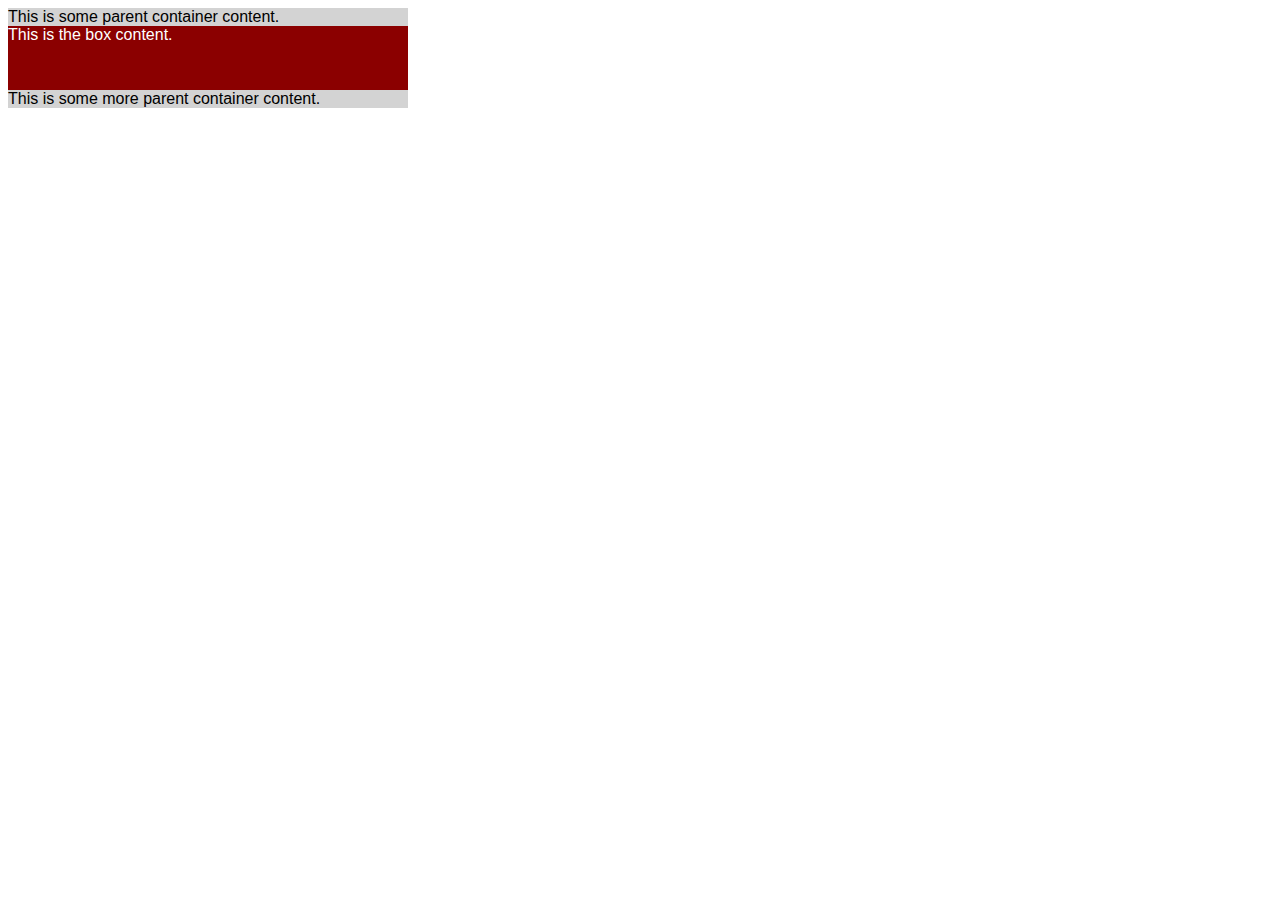
<file: in-lab-advanced-examples/puinote-lab01/example-box-model/index.html>
<html>
  <head>
    <link rel="stylesheet" href="./style.css" type="text/css" />
  </head>
  <body>
    <div id="parent">
      This is some parent container content.
      <div id="box">This is the box content.</div>
      This is some more parent container content.
    </div>
  </body>
</html>
</file>
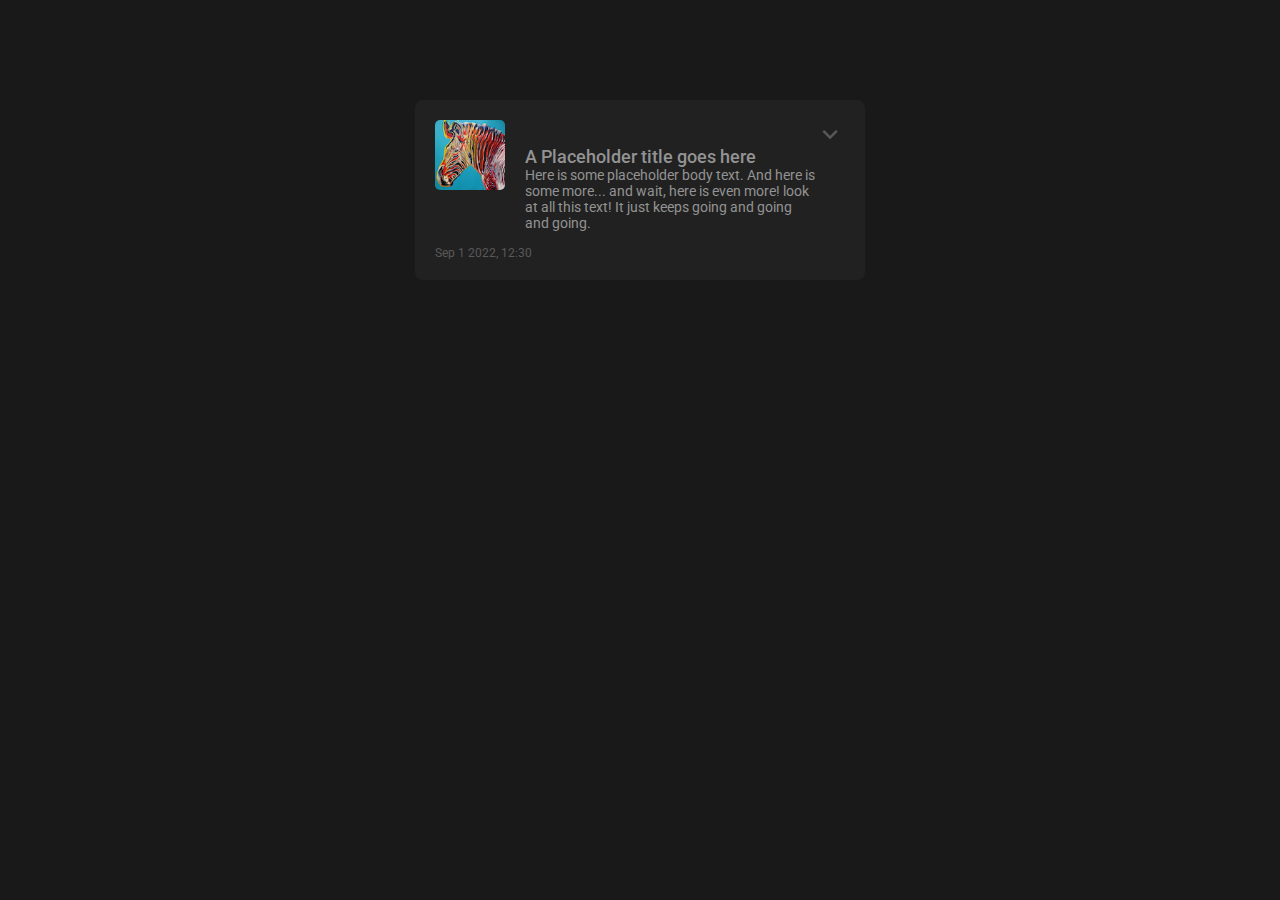
<file: in-lab-advanced-examples/puinote-lab01/puinote-end/index.html>
<!DOCTYPE html>

<html>

  <head>
    <title>PUI-NOTE Exercise 1</title>    
    
    <!-- Our application uses the fonts "Roboto" and "Roboto Mono". These are
    not installed on every computer, so we link to them (from Google Fonts)
    in the section below. -->
    <link rel="preconnect" href="https://fonts.googleapis.com">
    <link rel="preconnect" href="https://fonts.gstatic.com" crossorigin>
    <link href="https://fonts.googleapis.com/css2?family=Roboto+Mono:ital,wght@1,100;1,200&display=swap"
      rel="stylesheet">
    <link href="https://fonts.googleapis.com/css2?family=Roboto:wght@100;300;400;500;700;900&display=swap"
      rel="stylesheet">
    <link rel="stylesheet" href="https://fonts.googleapis.com/css2?family=Material+Symbols+Outlined:opsz,wght,FILL,GRAD@48,400,0,0" />
  
    <link rel="stylesheet" href="css/style.css"
  </head>


  <body>
    <div class="notecard">
      <div class="notecard-left">
        <div class="notecard-main-content">
          <img class="notecard-thumbnail" src="assets/warhol-zebra.png" />
          <div class="notecard-text">
            <div class="note-title">
              A Placeholder title goes here
            </div>
            <div class="note-body">
              Here is some placeholder body text. And here is some more...  and wait, here is even more! look at all this text! It just
              keeps going and going and going.
            </div>
          </div>
        </div>

        <div class="notecard-footer">
          Sep 1 2022, 12:30
        </div>
      </div>
      <div class="notecard-right">
        <div class="icon icon-expand material-symbols-outlined">
          expand_more
        </div>
        <div class="icon icon-collapse material-symbols-outlined">
          expand_less
        </div>
      </div>

    </div>
  </body>

</html>
</file>
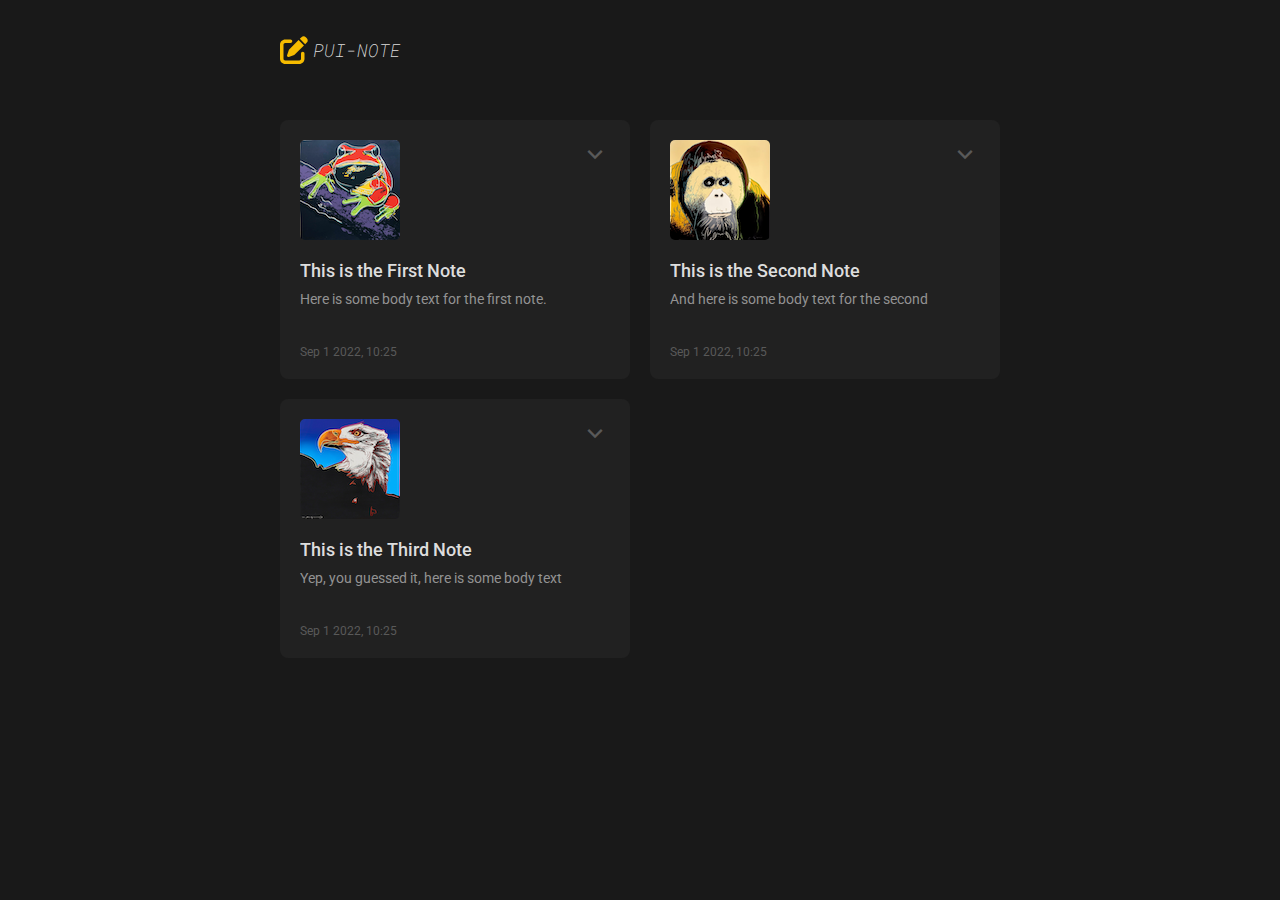
<file: in-lab-advanced-examples/puinote-lab02/puinote-end/index.html>
<!-- TODO: add comments -->
<!DOCTYPE html>

<!-- TODO: add comments -->
<html>

  <!-- TODO: add comments -->
  <head>
    <!-- TODO: add comments -->
    <meta name="viewport" content="width=device-width, initial-scale=1">

    <!-- Our application uses the fonts "Roboto" and "Roboto Mono". These are
      not installed on every computer, so we link to them (from Google Fonts)
      in the section below. -->
    <link rel="preconnect" href="https://fonts.googleapis.com">
    <link rel="preconnect" href="https://fonts.gstatic.com" crossorigin>
    <link href="https://fonts.googleapis.com/css2?family=Roboto+Mono:ital,wght@1,100;1,200&display=swap"
      rel="stylesheet">
    <link href="https://fonts.googleapis.com/css2?family=Roboto:wght@100;300;400;500;700;900&display=swap"
      rel="stylesheet">

    <!-- TODO: add comments -->
    <link rel="stylesheet" href="https://fonts.googleapis.com/css2?family=Material+Symbols+Outlined:opsz,wght,FILL,GRAD@48,400,0,0" />

    <!-- We always include our stylesheets last (after the Google Fonts, for
      instance), that way it takes precedence. If there are any conflicts, the
      browser will refer to the most recently loaded stylesheet. -->
    <link rel="stylesheet" href="css/base.css">
    <link rel="stylesheet" href="css/notecard.css">
    <link rel="stylesheet" href="css/editor.css">

    <script defer src="js/app.js"></script>
  </head>


  <!-- TODO: add comments -->
  <body>

    <!-- TODO: add comments -->
    <div id="container">

      <!-- TODO: add comments -->
      <header>
        <img id="logo-img" src="assets/pen-to-square-solid.svg" />
        <h1> PUI-NOTE </h1>
      </header>


      <!-- TODO: add comments -->
      <div id="notecard-list">

      <!-- TODO: add comments -->
        <div class="notecard" id="notecard-one">
          
          <!-- TODO: add comments -->
          <div class="notecard-left">
            
            <!-- TODO: add comments -->
            <div class="notecard-main-content">
              <img class="notecard-thumbnail" src="assets/warhol-zebra.png"/>
              <div class="notecard-text">
                <div class="note-title-container">
                  <div class="note-title">
                    Placeholder Title
                  </div>
                </div>
                <div class="note-body">
                  Here is some placeholder body text.
                </div>
              </div>
            </div>

              <!-- TODO: add comments -->
            <div class="notecard-footer">
              Aug 8 2022, 11:09
            </div>

          </div> <!-- END notecard-left -->


            <!-- TODO: add comments -->
          <div class="notecard-right">

              <!-- TODO: add comments -->
            <div class="icon icon-expand material-symbols-outlined">
              expand_more
            </div>
            <div class="icon icon-collapse material-symbols-outlined">
              expand_less
            </div>

              <!-- TODO: add comments -->
            <div class="toolbar">
              <div class="material-symbols-outlined icon icon-edit">
                edit
              </div>
              <div class="material-symbols-outlined icon icon-delete">
                delete
              </div>
            </div>
          </div> <!-- END notecard-right -->


        </div> <!-- END notecard -->
        <div class="notecard" id="notecard-two">
          
          <!-- TODO: add comments -->
          <div class="notecard-left">
            
            <!-- TODO: add comments -->
            <div class="notecard-main-content">
              <img class="notecard-thumbnail" src="assets/warhol-zebra.png"/>
              <div class="notecard-text">
                <div class="note-title-container">
                  <div class="note-title">
                    Placeholder Title
                  </div>
                </div>
                <div class="note-body">
                  Here is some placeholder body text.
                </div>
              </div>
            </div>

              <!-- TODO: add comments -->
            <div class="notecard-footer">
              Aug 8 2022, 11:09
            </div>

          </div> <!-- END notecard-left -->


            <!-- TODO: add comments -->
          <div class="notecard-right">

              <!-- TODO: add comments -->
            <div class="icon icon-expand material-symbols-outlined">
              expand_more
            </div>
            <div class="icon icon-collapse material-symbols-outlined">
              expand_less
            </div>

              <!-- TODO: add comments -->
            <div class="toolbar">
              <div class="material-symbols-outlined icon icon-edit">
                edit
              </div>
              <div class="material-symbols-outlined icon icon-delete">
                delete
              </div>
            </div>
          </div> <!-- END notecard-right -->


        </div> <!-- END notecard -->
        <div class="notecard" id="notecard-three">
          
          <!-- TODO: add comments -->
          <div class="notecard-left">
            
            <!-- TODO: add comments -->
            <div class="notecard-main-content">
              <img class="notecard-thumbnail" src="assets/warhol-zebra.png"/>
              <div class="notecard-text">
                <div class="note-title-container">
                  <div class="note-title">
                    Placeholder Title
                  </div>
                </div>
                <div class="note-body">
                  Here is some placeholder body text.
                </div>
              </div>
            </div>

              <!-- TODO: add comments -->
            <div class="notecard-footer">
              Aug 8 2022, 11:09
            </div>

          </div> <!-- END notecard-left -->


            <!-- TODO: add comments -->
          <div class="notecard-right">

              <!-- TODO: add comments -->
            <div class="icon icon-expand material-symbols-outlined">
              expand_more
            </div>
            <div class="icon icon-collapse material-symbols-outlined">
              expand_less
            </div>

              <!-- TODO: add comments -->
            <div class="toolbar">
              <div class="material-symbols-outlined icon icon-edit">
                edit
              </div>
              <div class="material-symbols-outlined icon icon-delete">
                delete
              </div>
            </div>
          </div> <!-- END notecard-right -->


        </div> <!-- END notecard -->

      </div> <!-- END notecard-list -->


      <!-- TODO: add comments -->
      <div id="note-editor">
        
        <!-- TODO: add comments -->
        <div id="btn-new-note">
          EDIT NOTE
        </div>

        <!-- TODO: add comments -->
        <div class="note-editor-contents">

          <!-- TODO: add comments -->
          <div class="note-editor-left">

            <!-- TODO: add comments -->

            <!-- TODO: add comments -->
            <form>
              <input id="note-editor-title" placeholder="Title of Your Note..."
                name="dummy" maxlength="50"></input>
              <textarea id="note-editor-body" placeholder="Body of Your Note..."
                rows="15" maxlength="1000"></textarea>
            </form>

          </div>

          <!-- TODO: add comments -->
          <div class="note-editor-right">
            <div class="material-symbols-outlined icon icon-done">
              done
            </div>
          </div>

        </div> <!-- END note-editor-contents -->

      </div> <!-- END note-editor -->


    </div> <!-- END container -->


  </body>
</html>
</file>
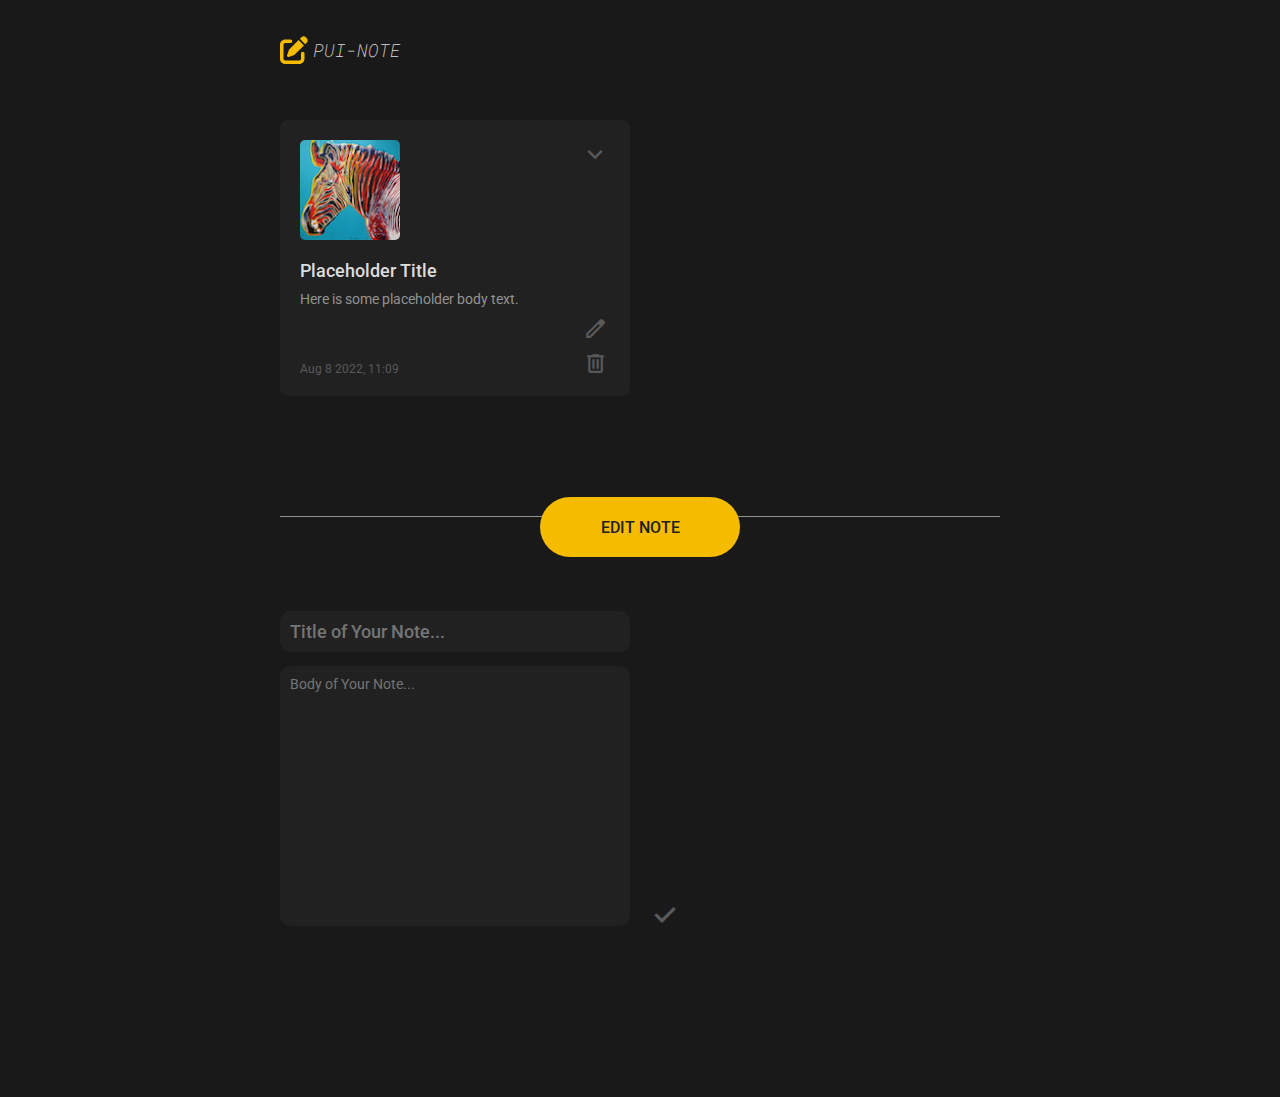
<file: in-lab-advanced-examples/puinote-lab02/puinote-start/index.html>
<!-- TODO: add comments -->
<!DOCTYPE html>

<!-- TODO: add comments -->
<html>

  <!-- TODO: add comments -->
  <head>
    <!-- TODO: add comments -->
    <meta name="viewport" content="width=device-width, initial-scale=1">

    <!-- Our application uses the fonts "Roboto" and "Roboto Mono". These are
      not installed on every computer, so we link to them (from Google Fonts)
      in the section below. -->
    <link rel="preconnect" href="https://fonts.googleapis.com">
    <link rel="preconnect" href="https://fonts.gstatic.com" crossorigin>
    <link href="https://fonts.googleapis.com/css2?family=Roboto+Mono:ital,wght@1,100;1,200&display=swap"
      rel="stylesheet">
    <link href="https://fonts.googleapis.com/css2?family=Roboto:wght@100;300;400;500;700;900&display=swap"
      rel="stylesheet">

    <!-- TODO: add comments -->
    <link rel="stylesheet" href="https://fonts.googleapis.com/css2?family=Material+Symbols+Outlined:opsz,wght,FILL,GRAD@48,400,0,0" />

    <!-- We always include our stylesheets last (after the Google Fonts, for
      instance), that way it takes precedence. If there are any conflicts, the
      browser will refer to the most recently loaded stylesheet. -->
    <link rel="stylesheet" href="css/base.css">
    <link rel="stylesheet" href="css/notecard.css">
    <link rel="stylesheet" href="css/editor.css">

  </head>


  <!-- TODO: add comments -->
  <body>

    <!-- TODO: add comments -->
    <div id="container">

      <!-- TODO: add comments -->
      <header>
        <img id="logo-img" src="assets/pen-to-square-solid.svg" />
        <h1> PUI-NOTE </h1>
      </header>


      <!-- TODO: add comments -->
      <div id="notecard-list">

      <!-- TODO: add comments -->
        <div class="notecard expanded" id="notecard-one">
          
          <!-- TODO: add comments -->
          <div class="notecard-left">
            
            <!-- TODO: add comments -->
            <div class="notecard-main-content">
              <img class="notecard-thumbnail" src="assets/warhol-zebra.png"/>
              <div class="notecard-text">
                <div class="note-title-container">
                  <div class="note-title">
                    Placeholder Title
                  </div>
                </div>
                <div class="note-body">
                  Here is some placeholder body text.
                </div>
              </div>
            </div>

              <!-- TODO: add comments -->
            <div class="notecard-footer">
              Aug 8 2022, 11:09
            </div>

          </div> <!-- END notecard-left -->


            <!-- TODO: add comments -->
          <div class="notecard-right">

              <!-- TODO: add comments -->
            <div class="icon icon-expand material-symbols-outlined">
              expand_more
            </div>
            <div class="icon icon-collapse material-symbols-outlined">
              expand_less
            </div>

              <!-- TODO: add comments -->
            <div class="toolbar">
              <div class="material-symbols-outlined icon icon-edit">
                edit
              </div>
              <div class="material-symbols-outlined icon icon-delete">
                delete
              </div>
            </div>
          </div> <!-- END notecard-right -->


        </div> <!-- END notecard -->


      </div> <!-- END notecard-list -->


      <!-- TODO: add comments -->
      <div id="note-editor" class="edit-mode">
        
        <!-- TODO: add comments -->
        <div id="btn-new-note">
          EDIT NOTE
        </div>

        <!-- TODO: add comments -->
        <div class="note-editor-contents">

          <!-- TODO: add comments -->
          <div class="note-editor-left">

            <!-- TODO: add comments -->

            <!-- TODO: add comments -->
            <form>
              <input id="note-editor-title" placeholder="Title of Your Note..."
                name="dummy" maxlength="50"></input>
              <textarea id="note-editor-body" placeholder="Body of Your Note..."
                rows="15" maxlength="1000"></textarea>
            </form>

          </div>

          <!-- TODO: add comments -->
          <div class="note-editor-right">
            <div class="material-symbols-outlined icon icon-done">
              done
            </div>
          </div>

        </div> <!-- END note-editor-contents -->

      </div> <!-- END note-editor -->


    </div> <!-- END container -->


  </body>
</html>
</file>
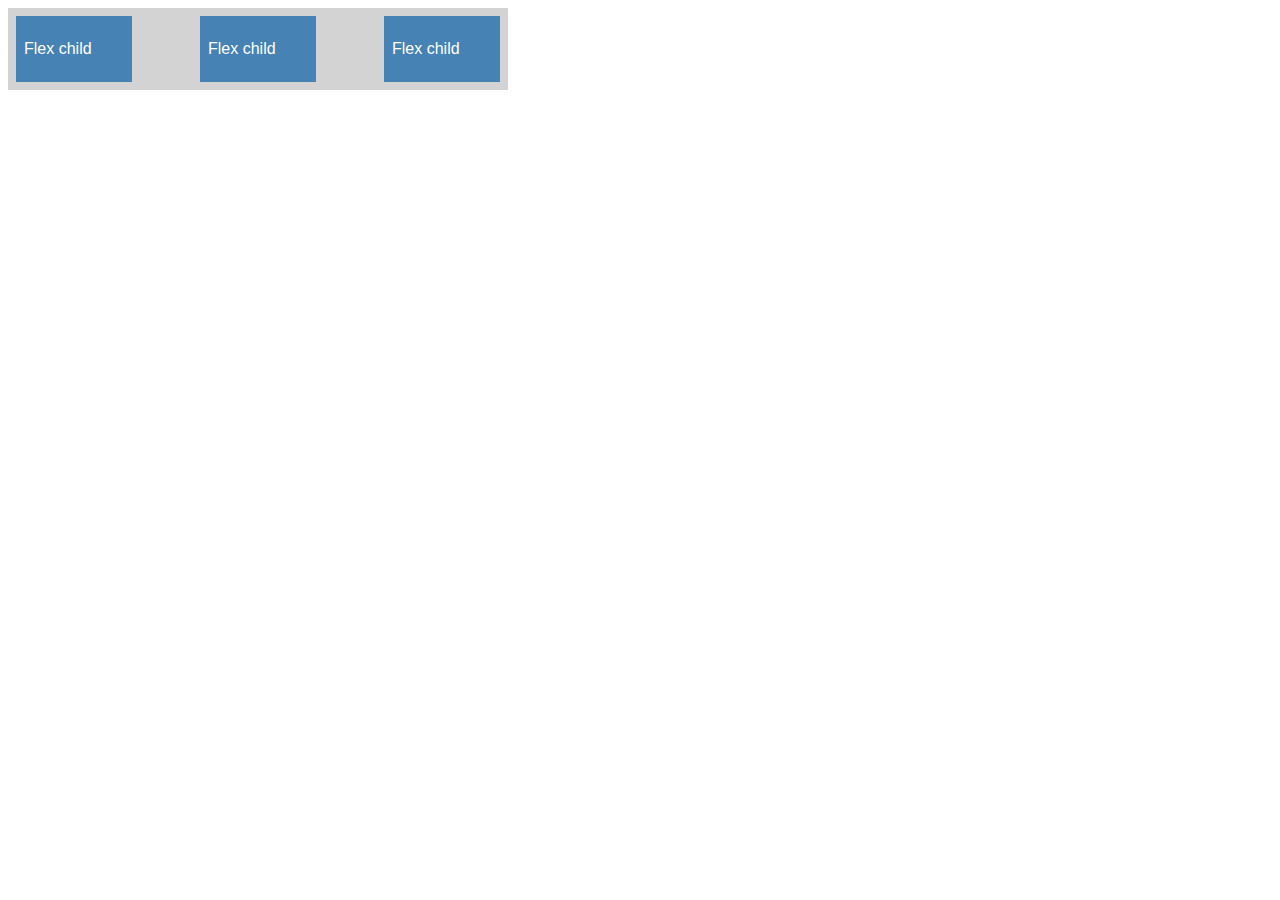
<file: in-lab-examples/puinote-lab02/example-flexbox-intro/index.html>
<html>
  <head>
    <link rel="stylesheet" href="./style.css" type="text/css" />
    <link rel="stylesheet" href="./style_solution.css" type="text/css" />
  </head>
  <body>
    <div class="row">
      <div>
        <p>Flex child</p>
      </div>
      <div>
        <p>Flex child</p>
      </div>
      <div>
        <p>Flex child</p>
      </div>
    </div>
  </body>
</html>
</file>
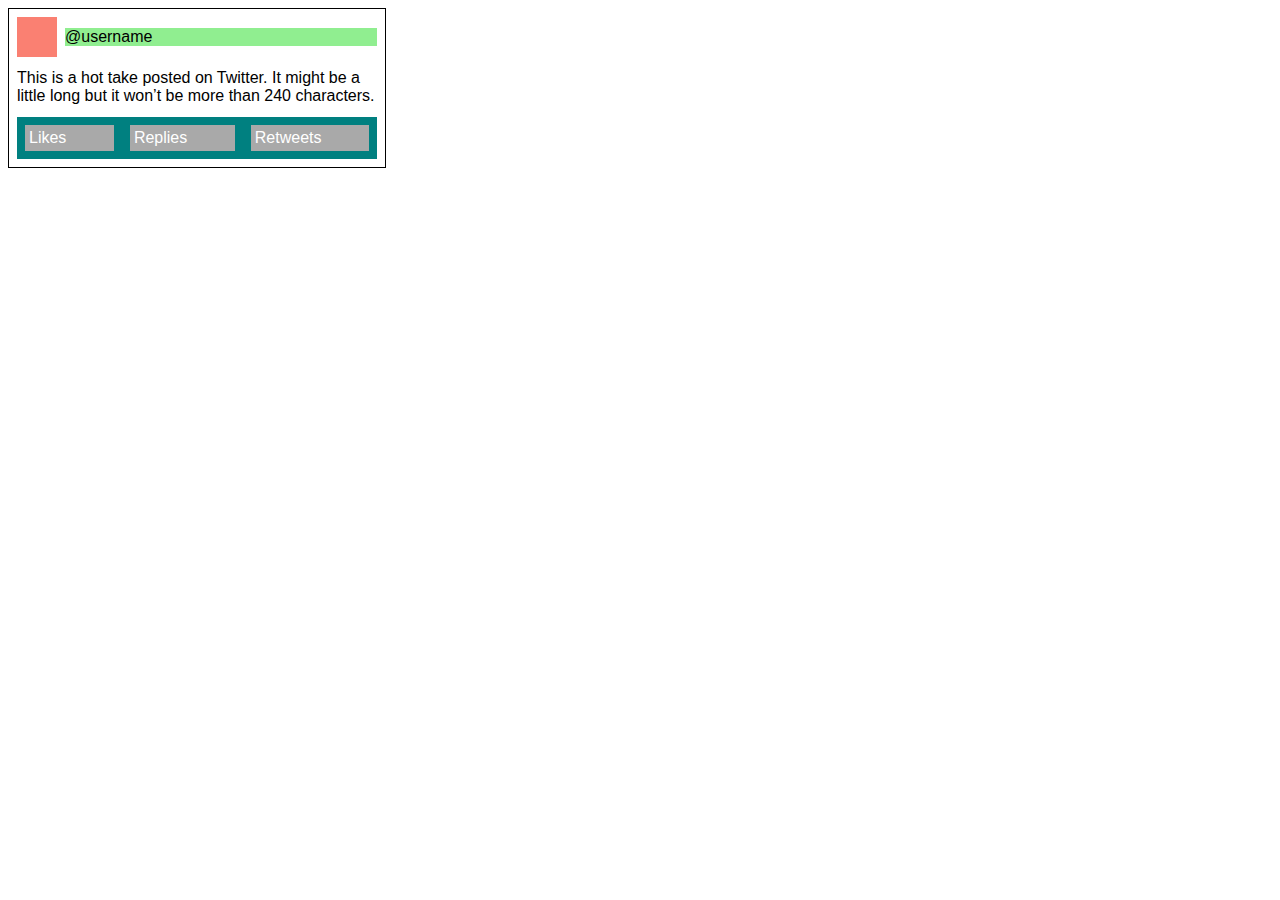
<file: in-lab-examples/puinote-lab02/example-flexbox-tweet/index.html>
<html>
  <head>
    <link rel="stylesheet" href="./style.css" type="text/css" />
    <link rel="stylesheet" href="./style_solution.css" type="text/css" />
  </head>
  <body>
    <div class="tweet">
      <div class="header">
        <div class="profile-pic"></div>
        <div class="name">@username</div>
      </div>
      <div class="tweet-text">
        This is a hot take posted on Twitter. It might be a little long but it
        won’t be more than 240 characters.
      </div>
      <div class="footer">
        <div class="footer-element">Likes</div>
        <div class="footer-element">Replies</div>
        <div class="footer-element">Retweets</div>
      </div>
    </div>
  </body>
</html>
</file>
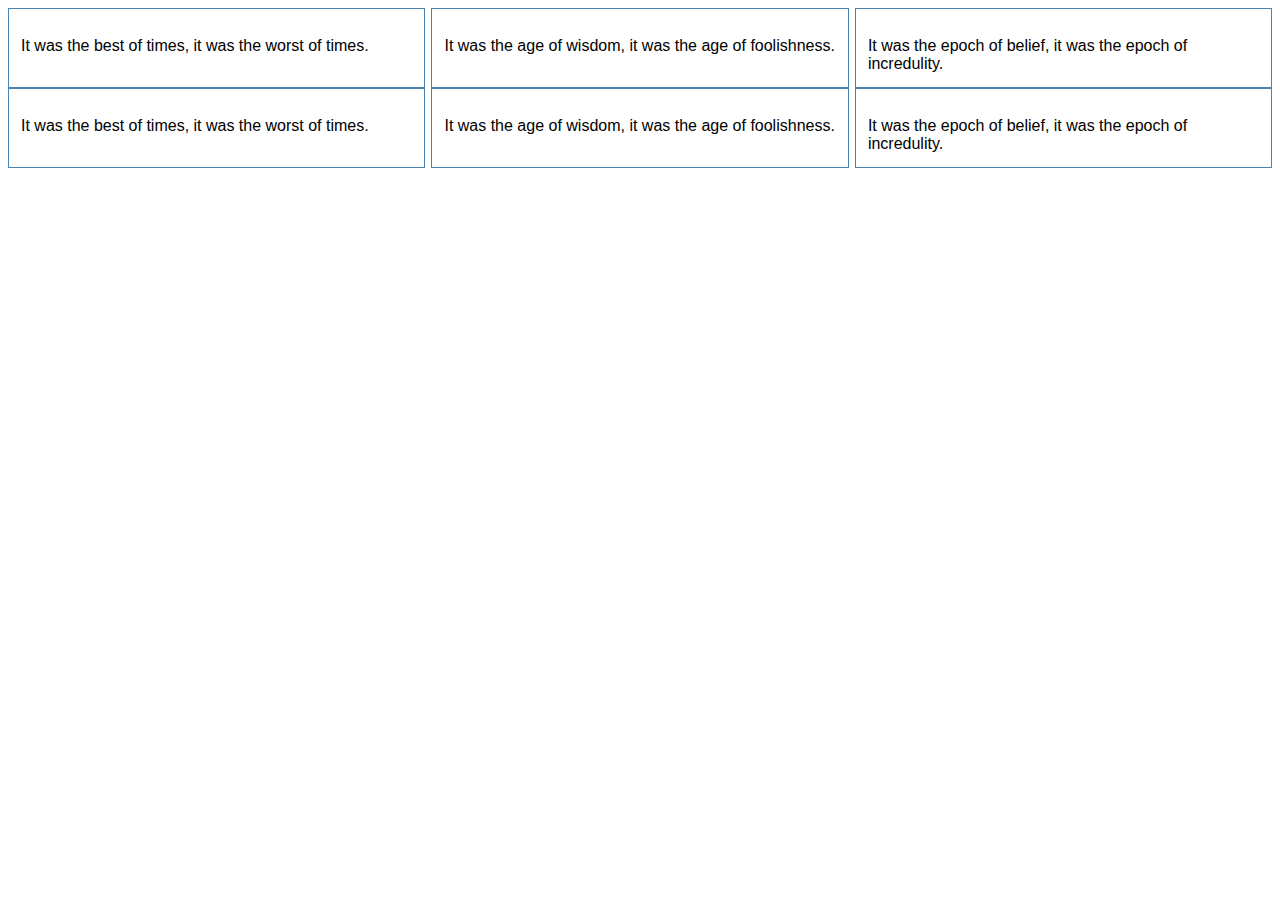
<file: in-lab-examples/puinote-lab02/example-media-queries/index.html>
<html>
  <head>
    <link rel="stylesheet" href="./style.css" type="text/css" />
    <!-- <link rel="stylesheet" href="./style_solution.css" type="text/css" /> -->
  </head>
  <body>
    <div class="container">
      <div class="column">
        <p>It was the best of times, it was the worst of times.</p>
      </div>
      <div class="column">
        <p>It was the age of wisdom, it was the age of foolishness.</p>
      </div>
      <div class="column">
        <p>It was the epoch of belief, it was the epoch of incredulity.</p>
      </div>
    </div>
    <div class="container responsive">
      <div class="column responsive">
        <p>It was the best of times, it was the worst of times.</p>
      </div>
      <div class="column responsive">
        <p>It was the age of wisdom, it was the age of foolishness.</p>
      </div>
      <div class="column responsive">
        <p>It was the epoch of belief, it was the epoch of incredulity.</p>
      </div>
    </div>
  </body>
</html>
</file>
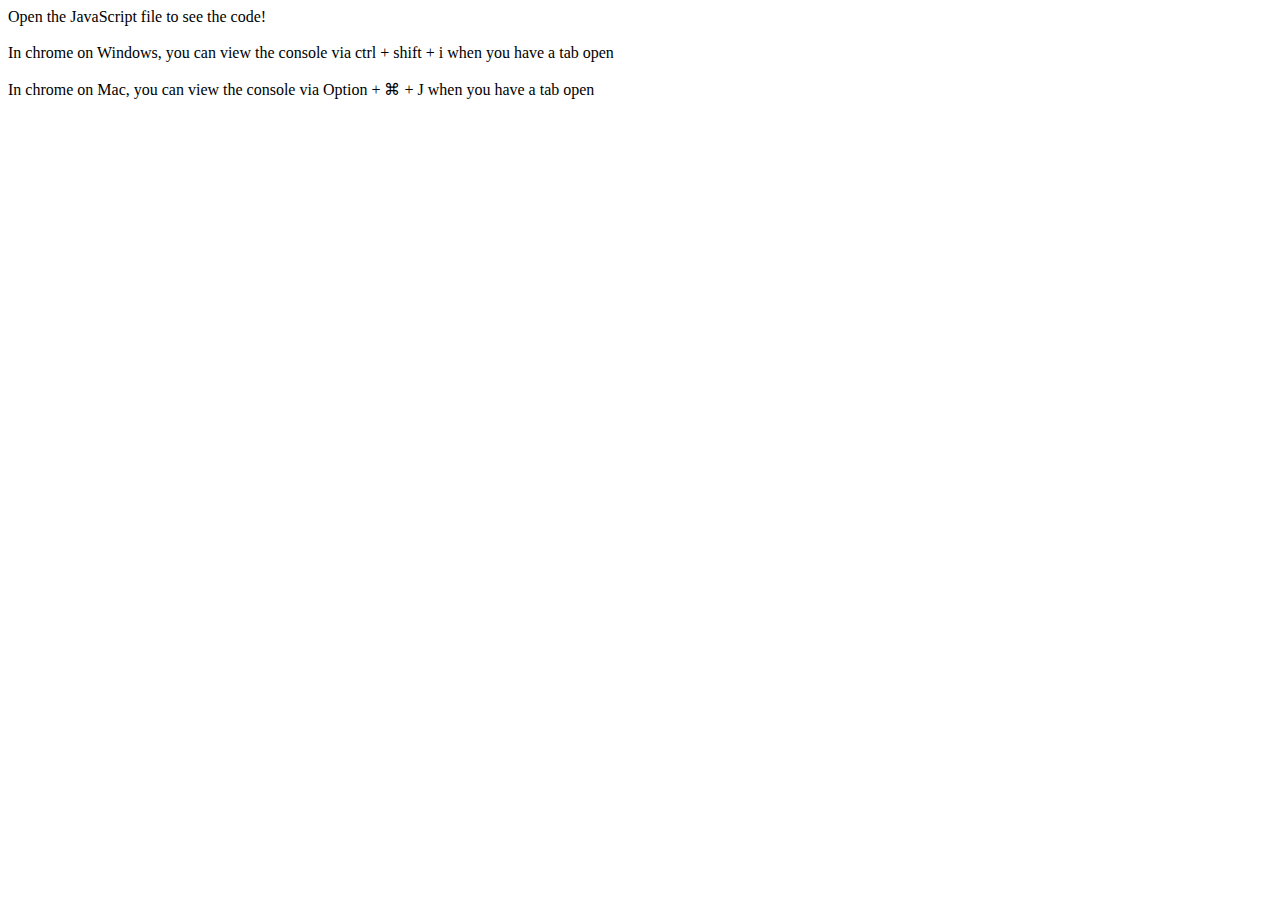
<file: in-lab-examples/puinote-lab03/myCar_object/index.html>
<html>
  <head>
    <script src="script.js" type="text/javascript"></script>
  </head>
  <body>
    <div>Open the JavaScript file to see the code!</div> <br >
    <div>In chrome on Windows, you can view the console via ctrl + shift + i when you have a tab open</div> <br >
    <div>In chrome on Mac, you can view the console via Option + ⌘ + J when you have a tab open</div> 
  </body>
</html>
</file>
<file: in-lab-advanced-examples/puinote-lab01/example-box-model/style.css>
body {
  font-family: sans-serif;
}

#parent {
  background-color: lightgray;
  width: 400px;
}

#box {
  background-color: darkred;
  color: white;
  height: 64px;

  /* Uncomment these to see how they affect the layout... */
  /* margin: 12px; */
  /* margin: 18px 6px 12px 24px; */
  /* border: 5px solid goldenrod; */
  /* padding: 8px; */
}
</file>
<file: in-lab-advanced-examples/puinote-lab01/puinote-end/css/style.css>
body {
  /* Set the default font family and font color for our application. */
  font-family: Roboto, Arial, Helvetica, sans-serif;
  font-size: 14px;
  color: #939393;

  /* Set the background color (dark mode UI!) */
  background-color: #191919;
}


.notecard {
  width: 450px;
  height: 180px;
  border-radius: 8px;
  background-color: #212121; 
  margin: 100px auto 0px auto;
  padding: 20px;
  box-sizing: border-box;

  display: flex;
}

.notecard-left {
  width: auto;
  flex-grow: 1;
}

.notecard-right {
  margin-left: auto;
  width: 30px;
  flex-shrink: 0;
}

.note-title {
  font-size: 18px;
  font-weight: 500;
}

.note-body {
  font-size: 14px;
  font-weight: 400;
  color: #939393;
}

.notecard-main-content {
  display: flex;
}

.notecard-thumbnail {
  width: 70px;
  height: 70px;

  object-fit: cover;
  border-radius: 5px;
}

.notecard-text {
  margin-top: 26px;
  margin-left: 20px;
}

.notecard-title {
  margin-bottom: 10px;
}

.notecard-footer {
  margin-top: 15px;
  font-size: 12px;
  color: #595959;
}

.icon {
  width: 30px;
  height: 30px;
  font-size: 30px;
  color: #595959;
}

.icon-collapse {
  display: none;
}

.icon:hover {
  color: #dddddd;
  background-color: #393939;
  border-radius: 5px;
  cursor: pointer;
}
</file>
<file: in-lab-advanced-examples/puinote-lab02/puinote-end/css/base.css>
/* ---------- BODY ---------------------------------------------------------- */

body {
  /* Some browsers (like Chrome) include a small margin around the <body> by
    default. Our application doesn't need this margin (we would like the UI to
    extend all the way to the top and bottom of the screen), so we remove this
    margin below.
  */
  margin: 0px;
  padding: 0px;

  /* Set the default font family and font color for our application. */
  font-family: 'Roboto';
  color: #dddddd;

  /* Set the background color (dark mode UI!) */
  background-color: #191919;
}

/* ---------- CONTAINER ----------------------------------------------------- */

/* The #container div holds all of elements. This makes responsive designs
    easier to implement, since we can resize the container and many of the
    child elements will adapt automatically. In our design, the header and
    footer are both children of the #container div, though this is not always
    the case in practice (some web designers choose to have these elements
    outside of the container).
*/
#container {
  /* By default, our container is 490px wide. (We will change this for larger
    screens, see @media query below. */
  width: 490px;

  /* Set top and bottom margins to 0px. Set left and right margins to "auto",
    which will center our container div within the page. */
  margin: 0px auto;

  /* padding: 0px 20px; */
}

/* For screens that have a width of 769px or above (laptops/desktops), apply
    this rule... */
@media (min-width: 769px) {
  /* For larger screens (bigger than tablets) we expand the container width. */
  #container {
    width: 720px;
  }
}

/* For screens that have a width of 520px or below (mobile) apply this rule: */
@media (max-width: 520px) {
  #container {
    width: auto;
    padding: 0px 20px;
  }
}

/* ---------- HEADER -------------------------------------------------------- */

/* This element contains our logo image and header text. It is fixed at the
    top of the screen. */
header {
  /* Set display to flex. Since the header is a flexbox element, and the default
    flow is horizontal, both of its children (logo image and header text) will
    sit on the same line.
  */
  display: flex;

  width: inherit; /* Copy the width value from parent element (#container). */
  height: 100px;

  /* Set position to "fixed" so that when the user scrolls, the header element
    stays in the same location. */
  position: fixed;
  top: 0px; /* Position this element at the top of the screen. */

  /* Vertically center all child elements (the logo image and header text). */
  align-items: center;

  /* Choose the same background color as the rest of the page. When user scrolls
    up, the notecards will be hidden behind this header div. (With no background
    color, the background would be transparent and we would see the notecards.)
  */
  background-color: #191919;
}

@media (max-width: 520px) {
  header {
    width: calc(100% - 40px);
  }
}

/* This rule applies to <h1> elements that are children of <header>. (In other
    words, our "PUI-NOTE" header text.)
*/
header h1 {
  /* Add a margin so that our header text is not directly next to the logo. */
  margin-left: 5px;

  /* Set the font for the header text. First the browser will try to use
    'Roboto Mono'. (This is a font from Google Fonts, which we include in
    index.html.) If 'Roboto Mono' can't be retrieved, the browswer will try
    to 'Courier New'. If that fails, it will use the default monospace font.
  */
  font-family: 'Roboto Mono', 'Courier New', monospace;
  font-size: 18px;
  font-weight: 200; /* Font weights go from 100 (lightest) to 900 (boldest) */
  font-style: italic;
}

/* This is our yellow logo image (pencil in a box). */
#logo-img {
  /* By default, our logo image is pretty big! Scale it down to 28x28 px. */
  width: 28px;
  height: 28px;
}

/* ---------- NOTECARDS ----------------------------------------------------- */

/* This div contains all of our notecards. */
#notecard-list {

  /* Our #notecard-list is a flexbox. This means that by default, the browser
    will try to shove all of the child elements (notecards) on the same line,
    even if it means shrinking the width of the elements. But! Since we set the
    flex-wrap property to 'wrap', the browser will instead place overflowing
    elements on a new line, which is what we want.

    As a result, for laptop/desktop screens, we will have two notecards per
    line, tablet-sized screens, we will have one notecard per line.
  */ 
  display: flex;
  flex-wrap: wrap;

  /* Add a margin at the top, so that when the user scrolls to the top of the
    page, the notecards are note covered up by the header element. */
  margin-top: 100px;

  /* Add an extra margin on the bottom, so that when a user scrolls to the
      end of the page, the notecards are not covered up by the "START A NEW
      NOTE" button.
  */
  margin-bottom: 120px;

  /* The following two properties are relevant when there are multiple notecards
    on each row (larger screens): */

  /* All "extra space" in the row should go in-between the notecard elements (no
    space at the edges of parent div). */
  justify-content: space-between;

  /* Within each row, the top of the notecards should be aligned. (Notecards
    may have different heights when they are expanded.) If we set this
    property to "flex-end" then notecards would be aligned at the bottom edge.
    If we set to "center", then they would be aligned at the middle. */
  align-items: flex-start;
}

/*
  (See notecard.css)
  To keep things organized, the notecard styles are in a separate file.
*/


/* ---------- NOTE EDITOR PANEL --------------------------------------------- */

/*
  (See editor.css)
  To keep things organized, the note editor styles are in a separate file.
*/


/* ---------- ICONS (NOTECARDS AND EDITOR) ---------------------------------- */

/* TODO: Add comments */
.icon {
  width: 30px;
  height: 30px;
  font-size: 30px;
  color: #595959;

  cursor: pointer;
  user-select: none;
}

/* TODO: Add comments */
.icon:hover {
  color: #dddddd
}
</file>
<file: in-lab-advanced-examples/puinote-lab02/puinote-end/css/notecard.css>
/* This represents a single notecard. */
.notecard {

  /* Since this notecard is a flexbox, the children of the notecard will sit
    on the same line (instead of stacking on top of each other). This allows
    us to divide the notecard into a left side (main content + footer) and a
    right side (expand/collapse + toolbar).
  */
  display: flex;
  
  /* Set default width for the notecard (this will be the width when notecards
    are all in a single column). For larger screens, we adjust this width, see
    the @media query below. */
  /* width: 450px; */
  width: 100%; 
  
  
  /* Add a margin to the top of the notecard, so that when they are all stacked
    together, there is a space in between each card. */
  margin-top: 20px;
  
  /* Add some padding, so that there is a buffer zone between the edge of the
    notecard and the content inside. */
  padding: 20px;
  
  /* Add rounded corners for the notecard. */
  border-radius: 8px;
  
  /* Notecard background is slightly lighter than the webpage background. */
  background-color: #212121;
}
  
/* For larger screen sizes (769px and above) we change the notecard width. We
  actually make the notecards a bit smaller, but since we also make the
  #container element larger, there will now be two notecards per row, instead
  of just one notecard per row.
*/
@media (min-width: 769px) {
  .notecard {
    width: 310px;
  }
}

/* The right side of the notecard will contain the expand/collpase icon and the
  toolbar with the edit and delete icons. */
.notecard-right{
  /* Make this div a flexbox, so we can more easily position and align the
    child divs. Note that we've set flex-direction to "column", because we
    want the child divs (expand/collpase and toolbar) to stack vertically.
  */
  display: flex;
  flex-direction: column;

  /* Set sidebar width to 30px. */
  width: 30px;
}

/*  The left side of the notecard will contain the main content and footer. */
.notecard-left {
  /* The right side of the notecard only takes 30px of space. For the left side,
    we set flex-grow to 1, so it will expand and take up the remaining area. */
  flex-grow: 1; 
}

/* ---------- NOTECARD LEFT SIDE CONTENTS ----------------------------------- */


/* This div contains the note image and note text (title and body). The footer
is in a separate div. */
.notecard-main-content {
  /* This div has two children, "notecard-thumbnail" and "notecard-text". By
    default, we would like these child elements to be on the same line, so we
    make the parent element ("notecard-main-content") a flexbox.
    
    However! For certain screen sizes (two notecards per row), we would like
    the "notecard-text" div to be positioned below the "notecard-thumbnail"
    element (on a a new line). To achieve this, we add the flex-wrap: wrap
    property, and change the width of the "notecard-text" div with a
    @media query (see notecard-text style, later in this stylesheet.)
  */
  display: flex;
  flex-wrap: wrap;

  /* Set the minimum height for all notecard content (this is the contracted
    state). If the content expands beyond 75px (for example, when the user
    clicks the "expand" icon), the height will adjust automatically. */
  min-height: 75px;
  }

  /* TODO: add comments */
  @media (min-width: 769px) {
  .notecard-main-content {
    align-content: flex-start;
    min-height: 190px;
  }
}


/* This is the animal image that is displayed on each notecard. */
.notecard-thumbnail {
  /* We want our image to fit into a 70x70 px square. */
  width: 70px;
  height: 70px;

  /* Image will be positioned so that it covers the entire 70x70 px area. It
    will be scaled down, but keep the same aspect ratio. Any parts of the image
    that fall outside of the 70x70 area will be clipped. */
  object-fit: cover;

  /* Add some rounded corners to the image. */
  border-radius: 5px;
}

/* For larger screen sizes, we will use a larger animal image (100x100 px). */
@media (min-width: 769px) {
  .notecard-thumbnail {
    width: 100px;
    height: 100px;
  }
}


/* This div contains the note title text and note body text. */
.notecard-text {
  /* The width should be 100% of the parent div, MINUS the width of the
  70px thumbnail image and the 20px left margin. */
  width: calc(100% - 70px - 20px);

  /* Add a margin on the left side, so there is some space between the thumbnail
    image and the note text. */
  margin-left: 20px;

  /* Alternatively, we could use the flex-grow property. This causes the div to
    expand so that it takes up the remaining horizontal space in the parent. */
  /* flex-grow: 1; */

}

/* For larger screens, we want the title and body text to be on a new line,
    below the animal image. We set the width to be 100% of the parent div. Then,
    because of the "flex-wrap: wrap" property in the parent
    (.notecard-main-content), the .notecard-text div is pushed onto a new line.
*/
@media (min-width: 769px) {
  .notecard-text {
    width: 100%;
    margin-left: 0px; /* Remove the left margin. */
  }
}



.note-title-container {
  height: 42px;
  margin-top: 5px;
  margin-bottom: 10px;
  display: flex;

}
@media (min-width: 769px) {
.note-title-container {
  height: auto;
  margin-top: 20px;
}
}


.note-title {
font-weight: 500;
font-size: 18px;

max-height: 100%;

align-self: flex-end;



overflow: hidden;
}




.note-body {
font-weight: 400;
font-size: 14px;
color: #939393;


overflow: hidden;

max-height: 16px;

}

.expanded .note-body {
min-height: 36px;
max-height: none;
}

@media (min-width: 769px) {
.expanded .note-body {
  min-height: 56px;
}
}

.notecard-footer {
margin-top: 15px;
font-size: 12px;
color: #595959
}

/* ---------- NOTECARD RIGHT SIDE CONTENTS----------------------------------- */


.toolbar {
flex-grow: 1;

display: flex;
flex-direction: column;
justify-content: flex-end;
align-items: center;
}

.notecard .toolbar .icon {
display: none;
}

.notecard.expanded .toolbar .icon {
display: block;
}

.toolbar .icon {
width: 25px;
height: 25px;
font-size: 25px;
text-align: center;
margin-top: 10px;
vertical-align: middle;
}

.icon-collapse {
display: none;
}

.notecard.expanded .icon-collapse {
display: block;
}

.notecard.expanded .icon-expand {
display: none;
}


.btn-expand-collapse {
  width: 30px;
  height: 30px;
  color: red;
  cursor: pointer;
  user-select: none;
}

.btn-expand-collapse:hover {
  background-color: green;
  color: #dddddd
}
</file>
<file: in-lab-advanced-examples/puinote-lab02/puinote-end/css/editor.css>
/* ---------- NOTE EDITOR PANEL --------------------------------------------- */

/* TODO: Add comments */
#note-editor {
  bottom: calc(-580px + 80px);

  width: inherit;
  height: 580px;
  background-color: #191919;
  border-top: 1px solid #939393;

  transition-property: bottom;
  transition-duration: 500ms;    
}


/* TODO: Add comments */
#note-editor.edit-mode {
  bottom: 0px;
}


/* TODO: Add comments */
.note-editor-contents {
  margin-top: 20px;
  display: flex;
}


/* TODO: Add comments */
.note-editor-left {
  width: 350px;
}


/* TODO: Add comments */
.note-editor-right {
  margin-left: 20px;
  align-self: flex-end;
  display: flex;
  flex-direction: column;
}


/* ---------- "START A NEW NOTE" BUTTON ------------------------------------- */

/* TODO: Add comments */
#btn-new-note {
  display: flex;
  align-items: center;
  justify-content: center;
  width: 200px;
  height: 60px;
  background-color: #f5bb00;
  border-radius: 30px;
  font-size: 16px;
  font-weight: 500;
  color: #212121;

  cursor: pointer;
  user-select: none;

  margin: 0 auto;
  position: relative;
  top: -20px;
}

/* TODO: Add comments */
#note-editor.edit-mode #btn-new-note {
  pointer-events: none;
}

#note-editor {
  display: none;
}

#note-editor.edit-mode {
  display: block;
}


/* ---------- CLICKABLE ANIMAL IMAGE ---------------------------------------- */

/* TODO: Add comments */
.note-editor-img {
  padding: 10px;
  background-color: #212121;
  border-radius: 10px;
  width: 100px;
  height: 100px;
  object-fit: cover;
  cursor: pointer;
}


/* TODO: Add comments */
.note-editor-img:active {
  background-color: #34242f;
}


/* TODO: Add comments */
.note-editor-img img {
  border-radius: 5px;
  width: 100%;
  height: 100%;
  object-fit: cover;
  user-select: none;
}


/* ---------- TEXT INPUT AREAS ---------------------------------------------- */

/* TODO: Add comments */
#note-editor input,textarea {
  margin-top: 14px;
}


/* TODO: Add comments */
input {
  background-color: #212121;
  border: none;
  padding: 10px;
  border-radius: 10px;

  color: #dddddd;
  font-weight: 500;
  font-size: 18px;
  font-family: 'Roboto';
  resize: none;

  width: 330px;
  overflow: hidden;
  display: block;

}


/* TODO: Add comments */
input:focus {
  background-color: gold;
  background-color: #34242f;
  /* border: none; */
  outline: none;
}


/* TODO: Add comments */
textarea {
  background-color: #212121;
  border: none;
  padding: 10px;
  border-radius: 10px;

  color: #dddddd;
  font-weight: 500;
  font-size: 18px;
  font-family: 'Roboto';
  resize: none;

  width: 330px;
  /* overflow: hidden; */
  font-weight: 400;
  font-size: 14px;

}


/* TODO: Add comments */
textarea:focus {
  background-color: gold;
  background-color: #34242f;
  outline: none;
}


/* ---------- SUBMIT AND CANCEL ICONS --------------------------------------- */

/* TODO: Add comments */
#note-editor .icon {
  margin-top: 20px;
  font-weight: 600;
}
</file>
<file: in-lab-advanced-examples/puinote-lab02/puinote-start/css/base.css>
/* ---------- BODY ---------------------------------------------------------- */

body {
  /* Some browsers (like Chrome) include a small margin around the <body> by
    default. Our application doesn't need this margin (we would like the UI to
    extend all the way to the top and bottom of the screen), so we remove this
    margin below.
  */
  margin: 0px;
  padding: 0px;

  /* Set the default font family and font color for our application. */
  font-family: 'Roboto';
  color: #dddddd;

  /* Set the background color (dark mode UI!) */
  background-color: #191919;
}

/* ---------- CONTAINER ----------------------------------------------------- */

/* The #container div holds all of elements. This makes responsive designs
    easier to implement, since we can resize the container and many of the
    child elements will adapt automatically. In our design, the header and
    footer are both children of the #container div, though this is not always
    the case in practice (some web designers choose to have these elements
    outside of the container).
*/
#container {
  /* By default, our container is 490px wide. (We will change this for larger
    screens, see @media query below. */
  width: 490px;

  /* Set top and bottom margins to 0px. Set left and right margins to "auto",
    which will center our container div within the page. */
  margin: 0px auto;

  /* padding: 0px 20px; */
}

/* For screens that have a width of 769px or above (laptops/desktops), apply
    this rule... */
@media (min-width: 769px) {
  /* For larger screens (bigger than tablets) we expand the container width. */
  #container {
    width: 720px;
  }
}

/* For screens that have a width of 520px or below (mobile) apply this rule: */
@media (max-width: 520px) {
  #container {
    width: auto;
    padding: 0px 20px;
  }
}

/* ---------- HEADER -------------------------------------------------------- */

/* This element contains our logo image and header text. It is fixed at the
    top of the screen. */
header {
  /* Set display to flex. Since the header is a flexbox element, and the default
    flow is horizontal, both of its children (logo image and header text) will
    sit on the same line.
  */
  display: flex;

  width: inherit; /* Copy the width value from parent element (#container). */
  height: 100px;

  /* Set position to "fixed" so that when the user scrolls, the header element
    stays in the same location. */
  position: fixed;
  top: 0px; /* Position this element at the top of the screen. */

  /* Vertically center all child elements (the logo image and header text). */
  align-items: center;

  /* Choose the same background color as the rest of the page. When user scrolls
    up, the notecards will be hidden behind this header div. (With no background
    color, the background would be transparent and we would see the notecards.)
  */
  background-color: #191919;
}

@media (max-width: 520px) {
  header {
    width: calc(100% - 40px);
  }
}

/* This rule applies to <h1> elements that are children of <header>. (In other
    words, our "PUI-NOTE" header text.)
*/
header h1 {
  /* Add a margin so that our header text is not directly next to the logo. */
  margin-left: 5px;

  /* Set the font for the header text. First the browser will try to use
    'Roboto Mono'. (This is a font from Google Fonts, which we include in
    index.html.) If 'Roboto Mono' can't be retrieved, the browswer will try
    to 'Courier New'. If that fails, it will use the default monospace font.
  */
  font-family: 'Roboto Mono', 'Courier New', monospace;
  font-size: 18px;
  font-weight: 200; /* Font weights go from 100 (lightest) to 900 (boldest) */
  font-style: italic;
}

/* This is our yellow logo image (pencil in a box). */
#logo-img {
  /* By default, our logo image is pretty big! Scale it down to 28x28 px. */
  width: 28px;
  height: 28px;
}

/* ---------- NOTECARDS ----------------------------------------------------- */

/* This div contains all of our notecards. */
#notecard-list {

  /* Our #notecard-list is a flexbox. This means that by default, the browser
    will try to shove all of the child elements (notecards) on the same line,
    even if it means shrinking the width of the elements. But! Since we set the
    flex-wrap property to 'wrap', the browser will instead place overflowing
    elements on a new line, which is what we want.

    As a result, for laptop/desktop screens, we will have two notecards per
    line, tablet-sized screens, we will have one notecard per line.
  */ 
  display: flex;
  flex-wrap: wrap;

  /* Add a margin at the top, so that when the user scrolls to the top of the
    page, the notecards are note covered up by the header element. */
  margin-top: 100px;

  /* Add an extra margin on the bottom, so that when a user scrolls to the
      end of the page, the notecards are not covered up by the "START A NEW
      NOTE" button.
  */
  margin-bottom: 120px;

  /* The following two properties are relevant when there are multiple notecards
    on each row (larger screens): */

  /* All "extra space" in the row should go in-between the notecard elements (no
    space at the edges of parent div). */
  justify-content: space-between;

  /* Within each row, the top of the notecards should be aligned. (Notecards
    may have different heights when they are expanded.) If we set this
    property to "flex-end" then notecards would be aligned at the bottom edge.
    If we set to "center", then they would be aligned at the middle. */
  align-items: flex-start;
}

/*
  (See notecard.css)
  To keep things organized, the notecard styles are in a separate file.
*/


/* ---------- NOTE EDITOR PANEL --------------------------------------------- */

/*
  (See editor.css)
  To keep things organized, the note editor styles are in a separate file.
*/


/* ---------- ICONS (NOTECARDS AND EDITOR) ---------------------------------- */

/* TODO: Add comments */
.icon {
  width: 30px;
  height: 30px;
  font-size: 30px;
  color: #595959;

  cursor: pointer;
  user-select: none;
}

/* TODO: Add comments */
.icon:hover {
  color: #dddddd
}
</file>
<file: in-lab-advanced-examples/puinote-lab02/puinote-start/css/notecard.css>
/* This represents a single notecard. */
.notecard {

  /* Since this notecard is a flexbox, the children of the notecard will sit
    on the same line (instead of stacking on top of each other). This allows
    us to divide the notecard into a left side (main content + footer) and a
    right side (expand/collapse + toolbar).
  */
  display: flex;
  
  /* Set default width for the notecard (this will be the width when notecards
    are all in a single column). For larger screens, we adjust this width, see
    the @media query below. */
  /* width: 450px; */
  width: 100%; 
  
  
  /* Add a margin to the top of the notecard, so that when they are all stacked
    together, there is a space in between each card. */
  margin-top: 20px;
  
  /* Add some padding, so that there is a buffer zone between the edge of the
    notecard and the content inside. */
  padding: 20px;
  
  /* Add rounded corners for the notecard. */
  border-radius: 8px;
  
  /* Notecard background is slightly lighter than the webpage background. */
  background-color: #212121;
}
  
/* For larger screen sizes (769px and above) we change the notecard width. We
  actually make the notecards a bit smaller, but since we also make the
  #container element larger, there will now be two notecards per row, instead
  of just one notecard per row.
*/
@media (min-width: 769px) {
  .notecard {
    width: 310px;
  }
}

/* The right side of the notecard will contain the expand/collpase icon and the
  toolbar with the edit and delete icons. */
.notecard-right{
  /* Make this div a flexbox, so we can more easily position and align the
    child divs. Note that we've set flex-direction to "column", because we
    want the child divs (expand/collpase and toolbar) to stack vertically.
  */
  display: flex;
  flex-direction: column;

  /* Set sidebar width to 30px. */
  width: 30px;
}

/*  The left side of the notecard will contain the main content and footer. */
.notecard-left {
  /* The right side of the notecard only takes 30px of space. For the left side,
    we set flex-grow to 1, so it will expand and take up the remaining area. */
  flex-grow: 1; 
}

/* ---------- NOTECARD LEFT SIDE CONTENTS ----------------------------------- */


/* This div contains the note image and note text (title and body). The footer
is in a separate div. */
.notecard-main-content {
  /* This div has two children, "notecard-thumbnail" and "notecard-text". By
    default, we would like these child elements to be on the same line, so we
    make the parent element ("notecard-main-content") a flexbox.
    
    However! For certain screen sizes (two notecards per row), we would like
    the "notecard-text" div to be positioned below the "notecard-thumbnail"
    element (on a a new line). To achieve this, we add the flex-wrap: wrap
    property, and change the width of the "notecard-text" div with a
    @media query (see notecard-text style, later in this stylesheet.)
  */
  display: flex;
  flex-wrap: wrap;

  /* Set the minimum height for all notecard content (this is the contracted
    state). If the content expands beyond 75px (for example, when the user
    clicks the "expand" icon), the height will adjust automatically. */
  min-height: 75px;
  }

  /* TODO: add comments */
  @media (min-width: 769px) {
  .notecard-main-content {
    align-content: flex-start;
    min-height: 190px;
  }
}


/* This is the animal image that is displayed on each notecard. */
.notecard-thumbnail {
  /* We want our image to fit into a 70x70 px square. */
  width: 70px;
  height: 70px;

  /* Image will be positioned so that it covers the entire 70x70 px area. It
    will be scaled down, but keep the same aspect ratio. Any parts of the image
    that fall outside of the 70x70 area will be clipped. */
  object-fit: cover;

  /* Add some rounded corners to the image. */
  border-radius: 5px;
}

/* For larger screen sizes, we will use a larger animal image (100x100 px). */
@media (min-width: 769px) {
  .notecard-thumbnail {
    width: 100px;
    height: 100px;
  }
}


/* This div contains the note title text and note body text. */
.notecard-text {
  /* The width should be 100% of the parent div, MINUS the width of the
  70px thumbnail image and the 20px left margin. */
  width: calc(100% - 70px - 20px);

  /* Add a margin on the left side, so there is some space between the thumbnail
    image and the note text. */
  margin-left: 20px;

  /* Alternatively, we could use the flex-grow property. This causes the div to
    expand so that it takes up the remaining horizontal space in the parent. */
  /* flex-grow: 1; */

}

/* For larger screens, we want the title and body text to be on a new line,
    below the animal image. We set the width to be 100% of the parent div. Then,
    because of the "flex-wrap: wrap" property in the parent
    (.notecard-main-content), the .notecard-text div is pushed onto a new line.
*/
@media (min-width: 769px) {
  .notecard-text {
    width: 100%;
    margin-left: 0px; /* Remove the left margin. */
  }
}



.note-title-container {
  height: 42px;
  margin-top: 5px;
  margin-bottom: 10px;
  display: flex;

}
@media (min-width: 769px) {
.note-title-container {
  height: auto;
  margin-top: 20px;
}
}


.note-title {
font-weight: 500;
font-size: 18px;

max-height: 100%;

align-self: flex-end;



overflow: hidden;
}




.note-body {
font-weight: 400;
font-size: 14px;
color: #939393;


overflow: hidden;

max-height: 16px;

}

.expanded .note-body {
min-height: 36px;
max-height: none;
}

@media (min-width: 769px) {
.expanded .note-body {
  min-height: 56px;
}
}

.notecard-footer {
margin-top: 15px;
font-size: 12px;
color: #595959
}

/* ---------- NOTECARD RIGHT SIDE CONTENTS----------------------------------- */


.toolbar {
flex-grow: 1;

display: flex;
flex-direction: column;
justify-content: flex-end;
align-items: center;
}

.notecard .toolbar .icon {
display: none;
}

.notecard.expanded .toolbar .icon {
display: block;
}

.toolbar .icon {
width: 25px;
height: 25px;
font-size: 25px;
text-align: center;
margin-top: 10px;
vertical-align: middle;
}

.icon-collapse {
display: none;
}

.btn-expand-collapse {
  width: 30px;
  height: 30px;
  color: red;
  cursor: pointer;
  user-select: none;
}

.btn-expand-collapse:hover {
  background-color: green;
  color: #dddddd
}
</file>
<file: in-lab-advanced-examples/puinote-lab02/puinote-start/css/editor.css>
/* ---------- NOTE EDITOR PANEL --------------------------------------------- */

/* TODO: Add comments */
#note-editor {
  bottom: calc(-580px + 80px);

  width: inherit;
  height: 580px;
  background-color: #191919;
  border-top: 1px solid #939393;

  transition-property: bottom;
  transition-duration: 500ms;    
}


/* TODO: Add comments */
#note-editor.edit-mode {
  bottom: 0px;
}


/* TODO: Add comments */
.note-editor-contents {
  margin-top: 20px;
  display: flex;
}


/* TODO: Add comments */
.note-editor-left {
  width: 350px;
}


/* TODO: Add comments */
.note-editor-right {
  margin-left: 20px;
  align-self: flex-end;
  display: flex;
  flex-direction: column;
}


/* ---------- "START A NEW NOTE" BUTTON ------------------------------------- */

/* TODO: Add comments */
#btn-new-note {
  display: flex;
  align-items: center;
  justify-content: center;
  width: 200px;
  height: 60px;
  background-color: #f5bb00;
  border-radius: 30px;
  font-size: 16px;
  font-weight: 500;
  color: #212121;

  cursor: pointer;
  user-select: none;

  margin: 0 auto;
  position: relative;
  top: -20px;
}

/* TODO: Add comments */
#note-editor.edit-mode #btn-new-note {
  pointer-events: none;
}


/* ---------- CLICKABLE ANIMAL IMAGE ---------------------------------------- */

/* TODO: Add comments */
.note-editor-img {
  padding: 10px;
  background-color: #212121;
  border-radius: 10px;
  width: 100px;
  height: 100px;
  object-fit: cover;
  cursor: pointer;
}


/* TODO: Add comments */
.note-editor-img:active {
  background-color: #34242f;
}


/* TODO: Add comments */
.note-editor-img img {
  border-radius: 5px;
  width: 100%;
  height: 100%;
  object-fit: cover;
  user-select: none;
}


/* ---------- TEXT INPUT AREAS ---------------------------------------------- */

/* TODO: Add comments */
#note-editor input,textarea {
  margin-top: 14px;
}


/* TODO: Add comments */
input {
  background-color: #212121;
  border: none;
  padding: 10px;
  border-radius: 10px;

  color: #dddddd;
  font-weight: 500;
  font-size: 18px;
  font-family: 'Roboto';
  resize: none;

  width: 330px;
  overflow: hidden;
  display: block;

}


/* TODO: Add comments */
input:focus {
  background-color: gold;
  background-color: #34242f;
  /* border: none; */
  outline: none;
}


/* TODO: Add comments */
textarea {
  background-color: #212121;
  border: none;
  padding: 10px;
  border-radius: 10px;

  color: #dddddd;
  font-weight: 500;
  font-size: 18px;
  font-family: 'Roboto';
  resize: none;

  width: 330px;
  /* overflow: hidden; */
  font-weight: 400;
  font-size: 14px;

}


/* TODO: Add comments */
textarea:focus {
  background-color: gold;
  background-color: #34242f;
  outline: none;
}


/* ---------- SUBMIT AND CANCEL ICONS --------------------------------------- */

/* TODO: Add comments */
#note-editor .icon {
  margin-top: 20px;
  font-weight: 600;
}
</file>
<file: in-lab-examples/puinote-lab02/example-flexbox-intro/style.css>
body {
  font-family: sans-serif;
}

.row {
  width: 500px;
  background-color: lightgray;
}

.row div {
  width: 100px;
  background-color: steelblue;
  color: white;
  margin: 8px;
  padding: 8px;
}
</file>
<file: in-lab-examples/puinote-lab02/example-flexbox-intro/style_solution.css>
.row {
  width: 500px;
  display: flex;
  align-content: flex-start;
  justify-content:space-between;
}
</file>
<file: in-lab-examples/puinote-lab02/example-flexbox-tweet/style.css>
body {
  font-family: sans-serif;
}

.tweet {
  width: 360px;
  border: 1px solid black;
  padding: 8px;
}

.header {
  width: 100%;
}

.profile-pic {
  background-color: salmon;
  margin-right: 8px;
  width: 40px;
  height: 40px;
}

.tweet-text {
  padding: 12px 0;
}

.name {
  background-color: lightgreen;
}

.footer {
  width: 100%;
  background-color: teal;
}

.footer-element {
  background-color: darkgray;
  color: white;
  margin: 8px;
  padding: 4px;
}
</file>
<file: in-lab-examples/puinote-lab02/example-flexbox-tweet/style_solution.css>
.header {
  display: flex;
  align-items: center;
}

.profile-pic {
  flex: 0 0 auto;
}

.name {
  flex: 1 0 auto;
}

.footer {
  display: flex;
}

.footer-element {
  flex: 1 0 auto;
  /* can also be written as flex-grow: 1; */
}
</file>
<file: in-lab-examples/puinote-lab02/example-media-queries/style.css>
body {
  font-family: sans-serif;
}

.column {
  width: 33%;
  height: 80px;
  border: 1px solid steelblue;
  padding: 12px;
  box-sizing: border-box; /* This makes sure that we can add padding without affecting the calculated width. */
}

.container {
  width: 100%;
  display: flex;
  justify-content: space-between;
}

.column.responsive {
}

.container.responsive {
}
</file>
<file: in-lab-examples/puinote-lab02/example-media-queries/style_solution.css>
.column.responsive {
  width: 100%;
}

.container.responsive {
  flex-wrap: wrap;
}

@media only screen and (min-width: 600px) {
  .column.responsive {
    width: 33%;
  }
}
</file>
